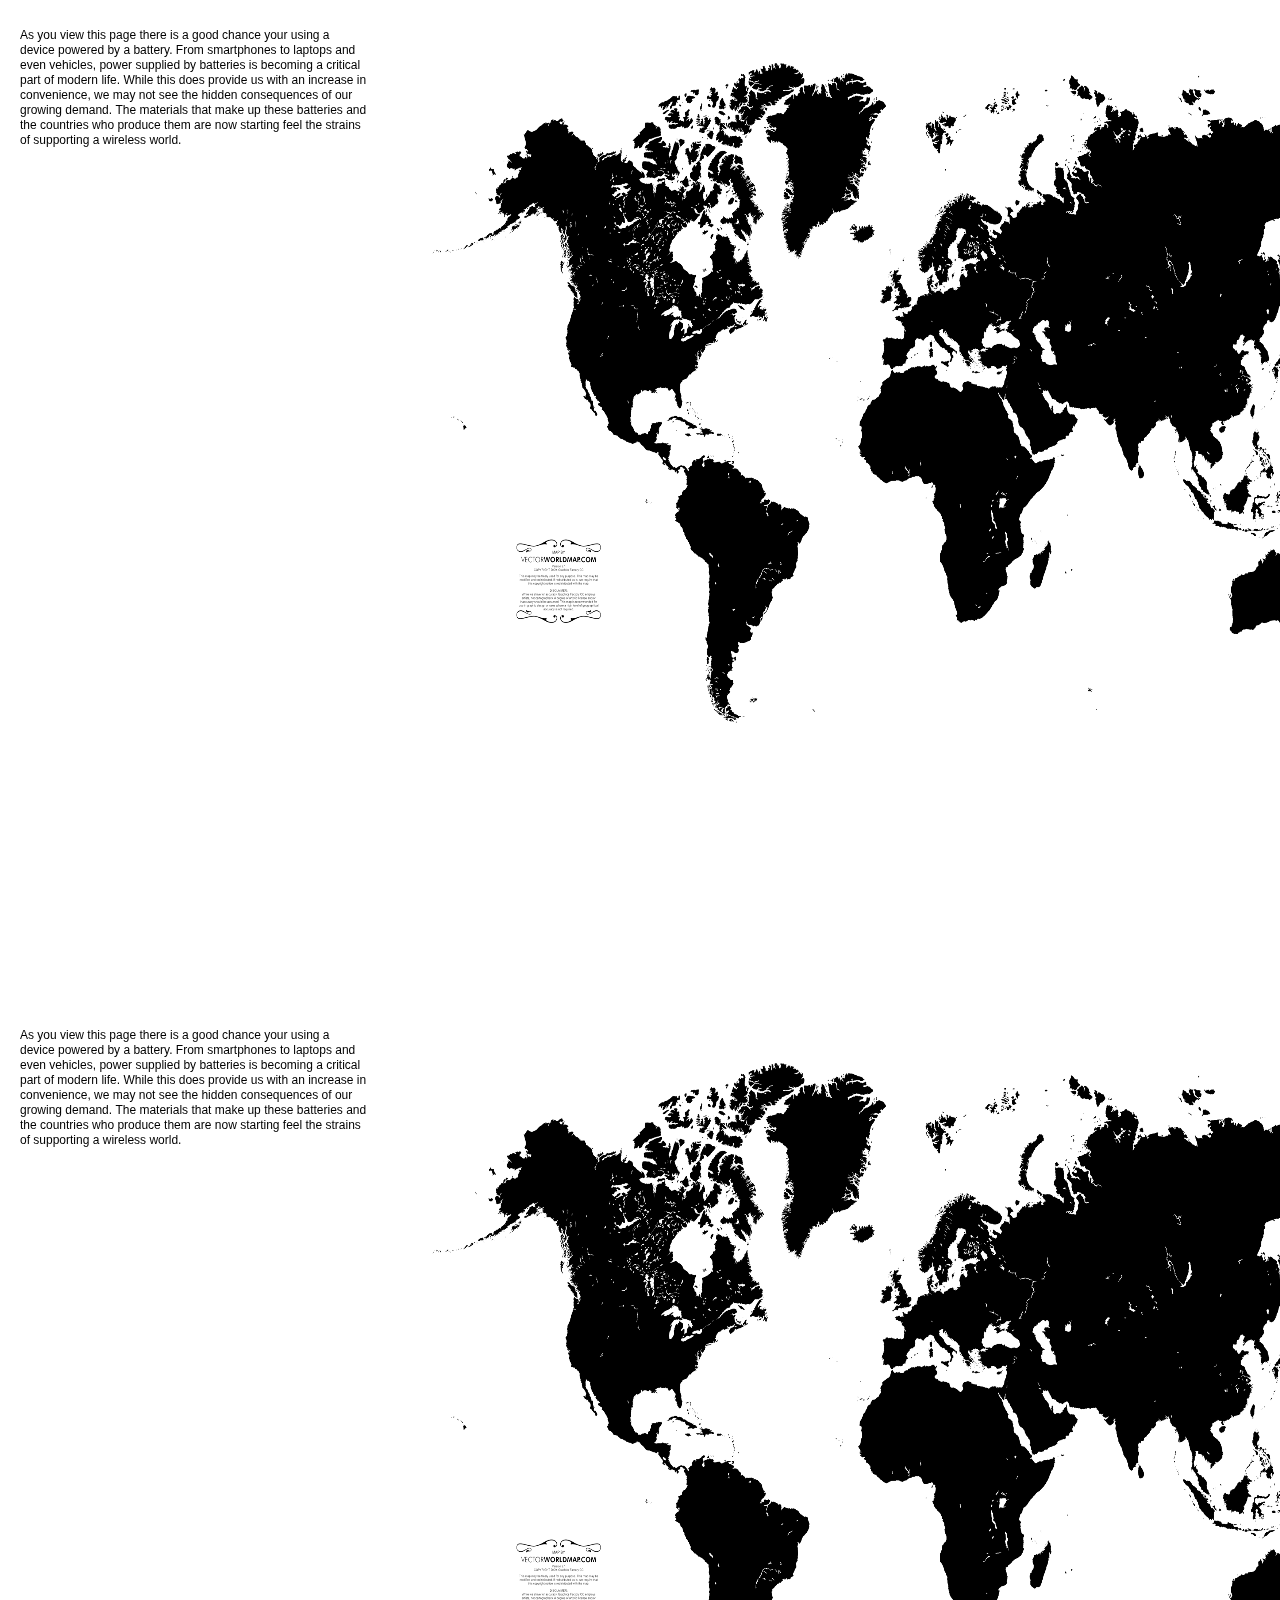
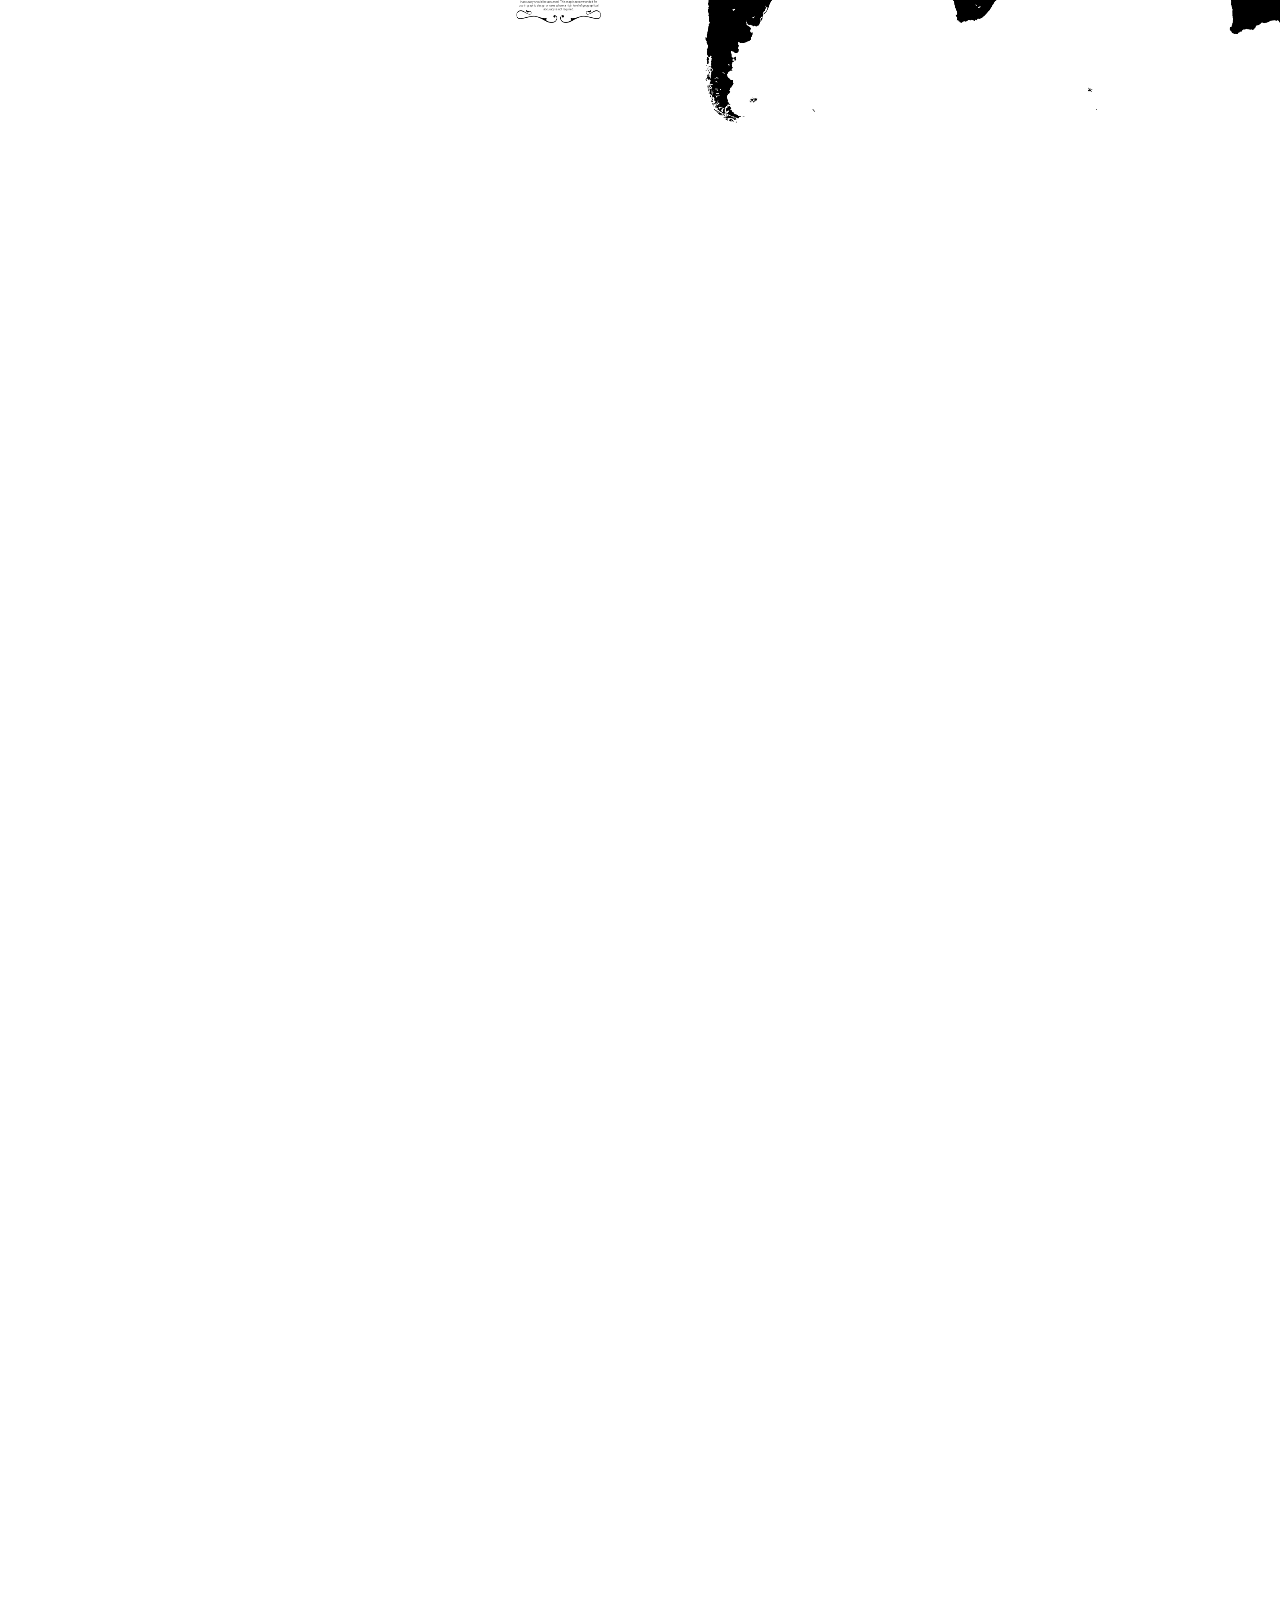
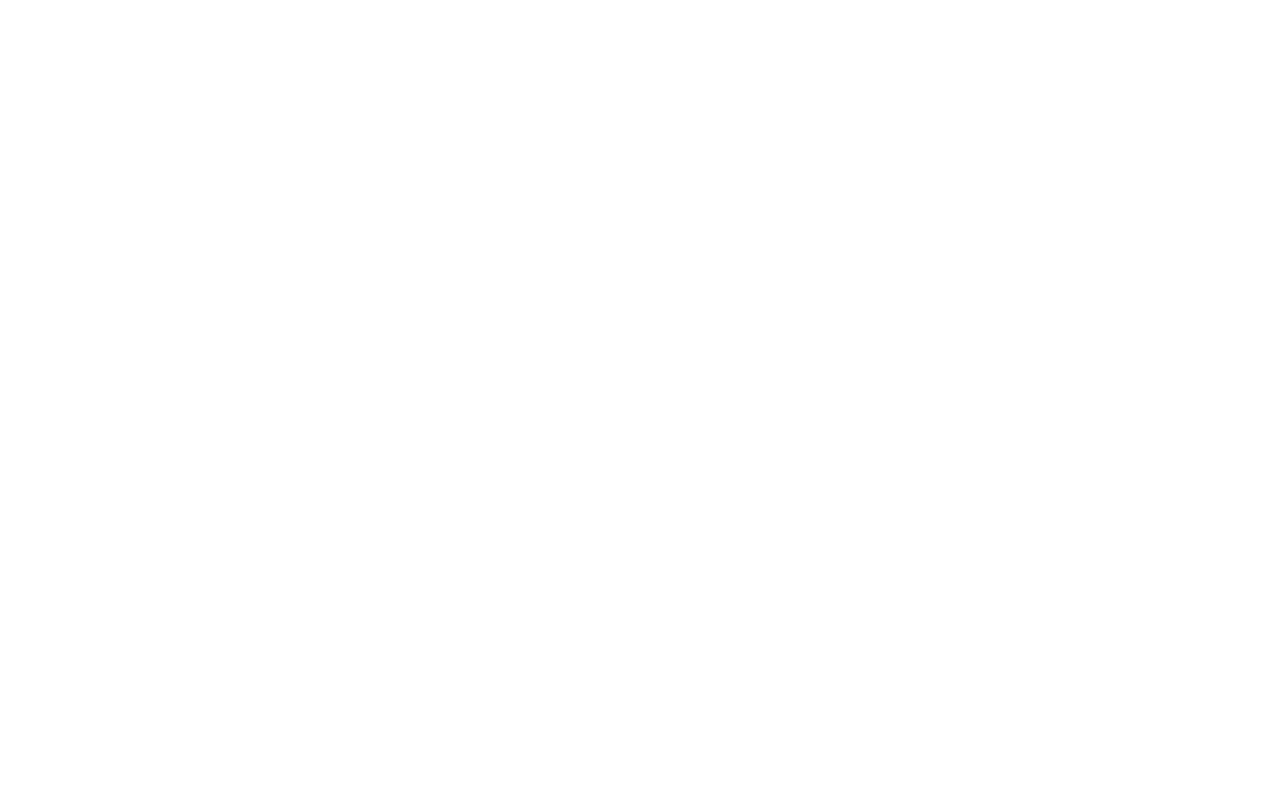
<file: p5/DataVis/index.html>
<!DOCTYPE html>
<html>
  <head>
    <meta name="viewport" width=device-width, initial-scale=1.0, maximum-scale=1.0, user-scalable=0>
    <style> body {padding: 0; margin: 0;} </style>
    <script src="../p5.min.js"></script>
    <script src="../addons/p5.dom.min.js"></script>
    <script src="../addons/p5.sound.min.js"></script>
    <script src="datavis.js"></script>
    <link href="https://fonts.googleapis.com/css?family=Chicle|Sacramento|Tangerine" rel="stylesheet">
  </head>
  <body>
  </body>
</html>
</file>
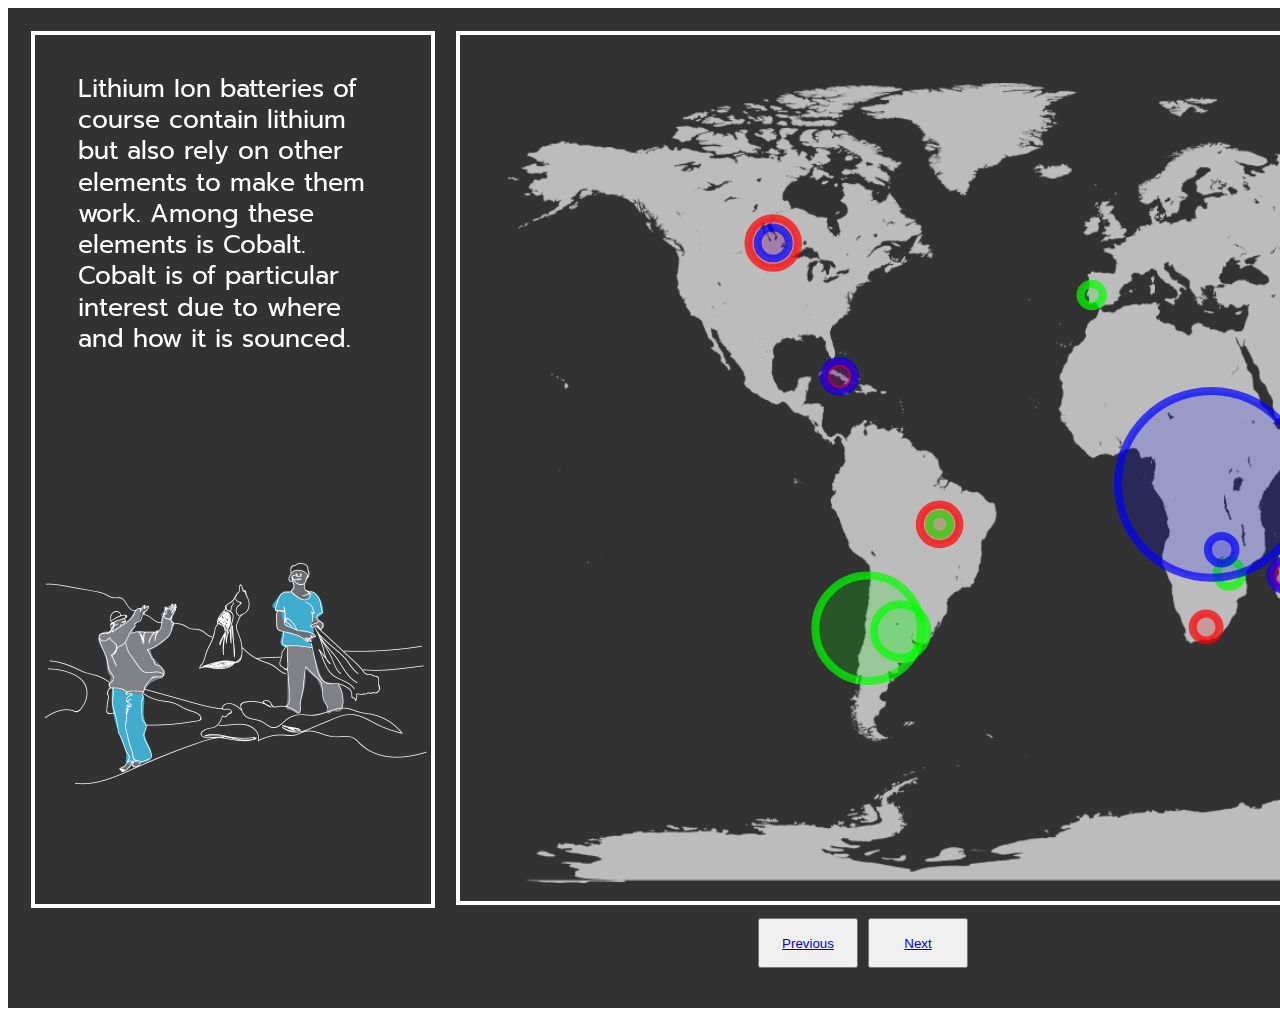
<file: p5/DataVis/bubbles.html>
<!DOCTYPE html>
<html>
  <head>
    <meta name="viewport" width=device-width, initial-scale=1.0, maximum-scale=1.0, user-scalable=0>
    <link href="https://fonts.googleapis.com/css?family=Prompt" rel="stylesheet">
    <style> 
button{
      
      position:absolute;
      height:50px;
      width:100px;
    }
    #previous{
      margin-top: 910px;
      margin-left:750px;
    }
    #next{
      margin-top: 910px;
      margin-left:860px;
    }
    </style>
    <script src="../p5.min.js"></script>
   <script src="../addons/p5.dom.min.js"></script>
    <script src="../addons/p5.sound.min.js"></script>
    <script src="bubblecopy.js"></script>
    <link rel="stylesheet" type="text/css" href="mystyle.css">
    <link href="https://fonts.googleapis.com/css?family=Chicle|Sacramento|Tangerine" rel="stylesheet">
  </head>
  <body>
  


<button id="previous" type="submit" form="nameform" value="Submit">
    <a href="phone-laptop.html">
    Previous
  </a>
  </button>
   <button id="next" type="submit" form="nameform" value="Submit">
    <a href="ev.html">
    Next
  </a>
  </button>
 
  <!-- <div id="text"> 
  </div>-->



 <!-- <div id="secondarydatavis"> 
  </div>

  <div id="text"> 
  </div>

  

  <div id="secondarydatavis"> 
  </div>-->

  
  
 
  </body>
</html>
</file>
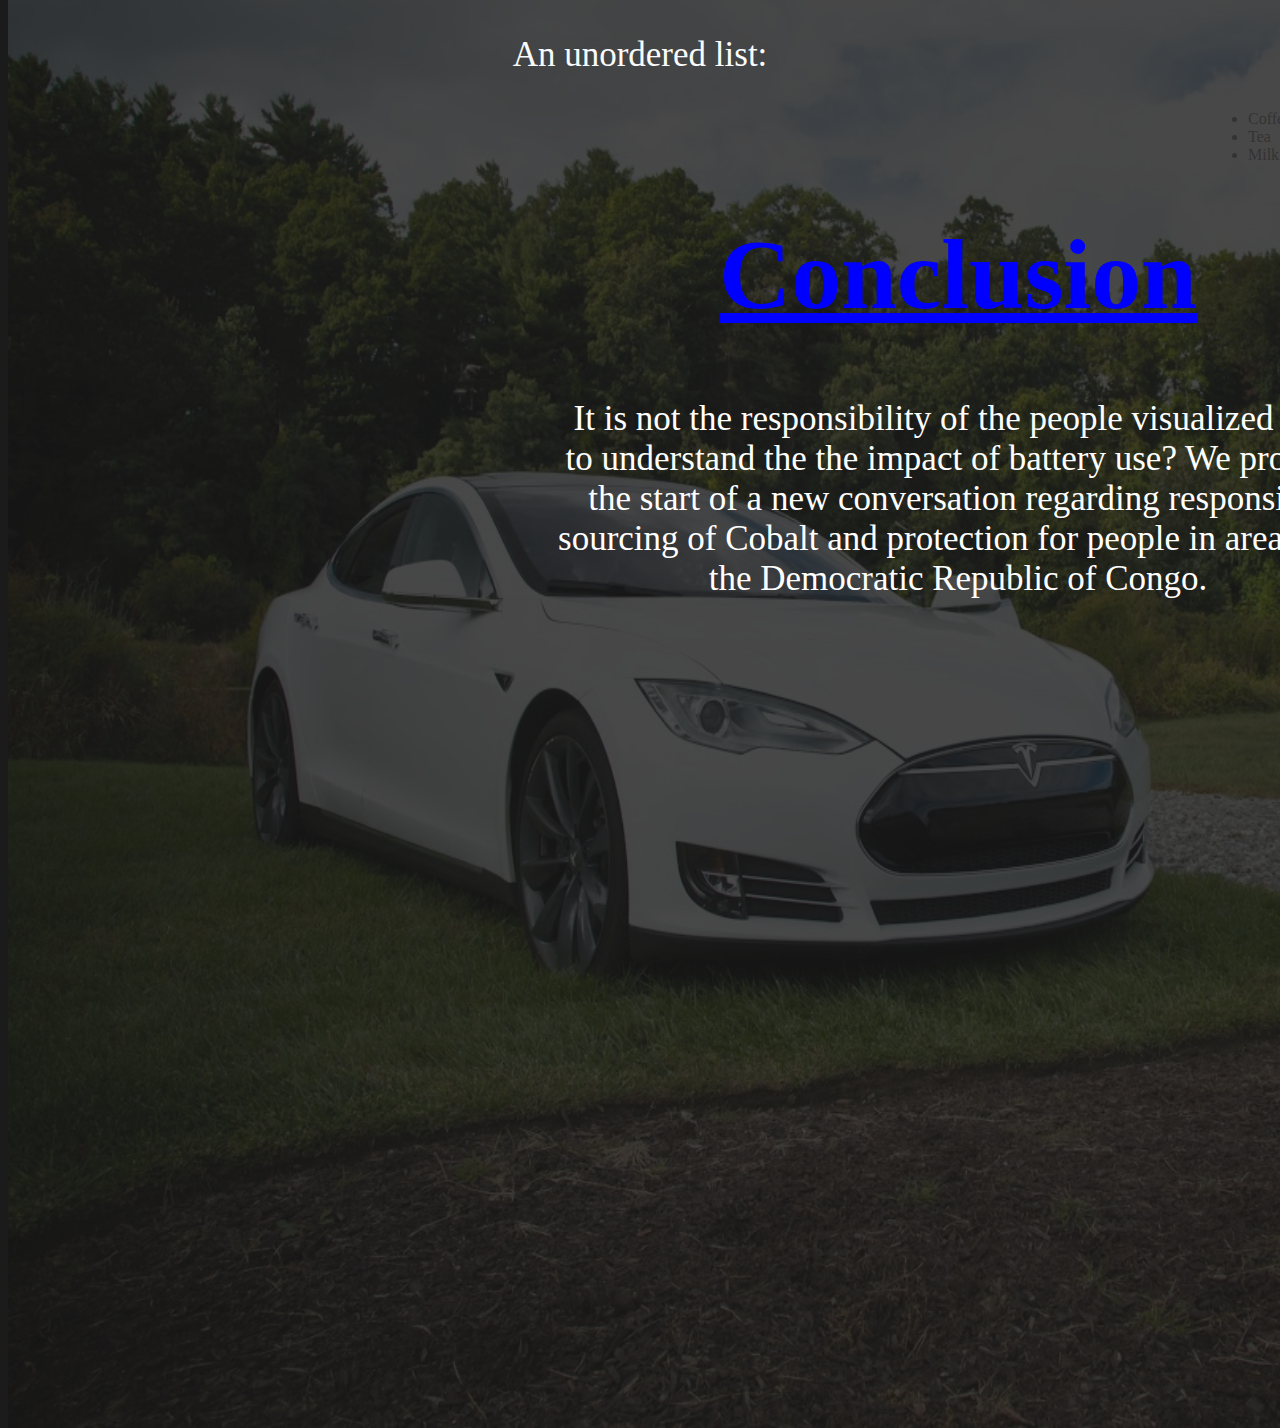
<file: p5/DataVis/conclusion.html>
<!DOCTYPE html>
<html>
  <head>
    <meta name="viewport" width=device-width, initial-scale=1.0, maximum-scale=1.0, user-scalable=0>
    <style> 
    body {
           background-color: #1B1B1B;
         }

    h1{
          text-align: center;
          padding-top:150px;
          color:blue;
          font-size: 100px;
      }

    a{
        color:blue;
    }
    div{
        height:400px;
        width: 800px;
        margin-left: 550px;
        top:0px;
        position:absolute;

    }
    p{
        color: #FFFFFF;
        text-align: center;
        font-size: 35px ;

    }
    img{
        opacity: 0.2;
        top:0;
        position:absolute;

    }
    ul{
      top:10px;
      margin-left:1200px;


    }
    </style>
    <script src="../p5.min.js"></script>
    <script src="../addons/p5.dom.min.js"></script>
    <script src="../addons/p5.sound.min.js"></script>
    <!--<script src="datavis.js"></script>-->
   
    <link href="https://fonts.googleapis.com/css?family=Chicle|Sacramento|Tangerine" rel="stylesheet">
  </head>
  <body >
<p >An unordered list:</p>
<ul>
  <li>Coffee</li>
  <li>Tea</li>
  <li>Milk</li>
</ul>
<img src="image1cars.jpg" alt="Girl in a jacket" width="2000" height="1428">
<div>
    <h1>
    <a href="ev.html">Conclusion</a>
    </h1>
    
      
      <p>
        It is not the responsibility of the people visualized here to understand the the impact of battery use? We propose the start of a new conversation regarding responsible sourcing of Cobalt and protection for people in areas like the Democratic Republic of Congo. 
      </p>
    </div>
  </body>
</html>
</file>
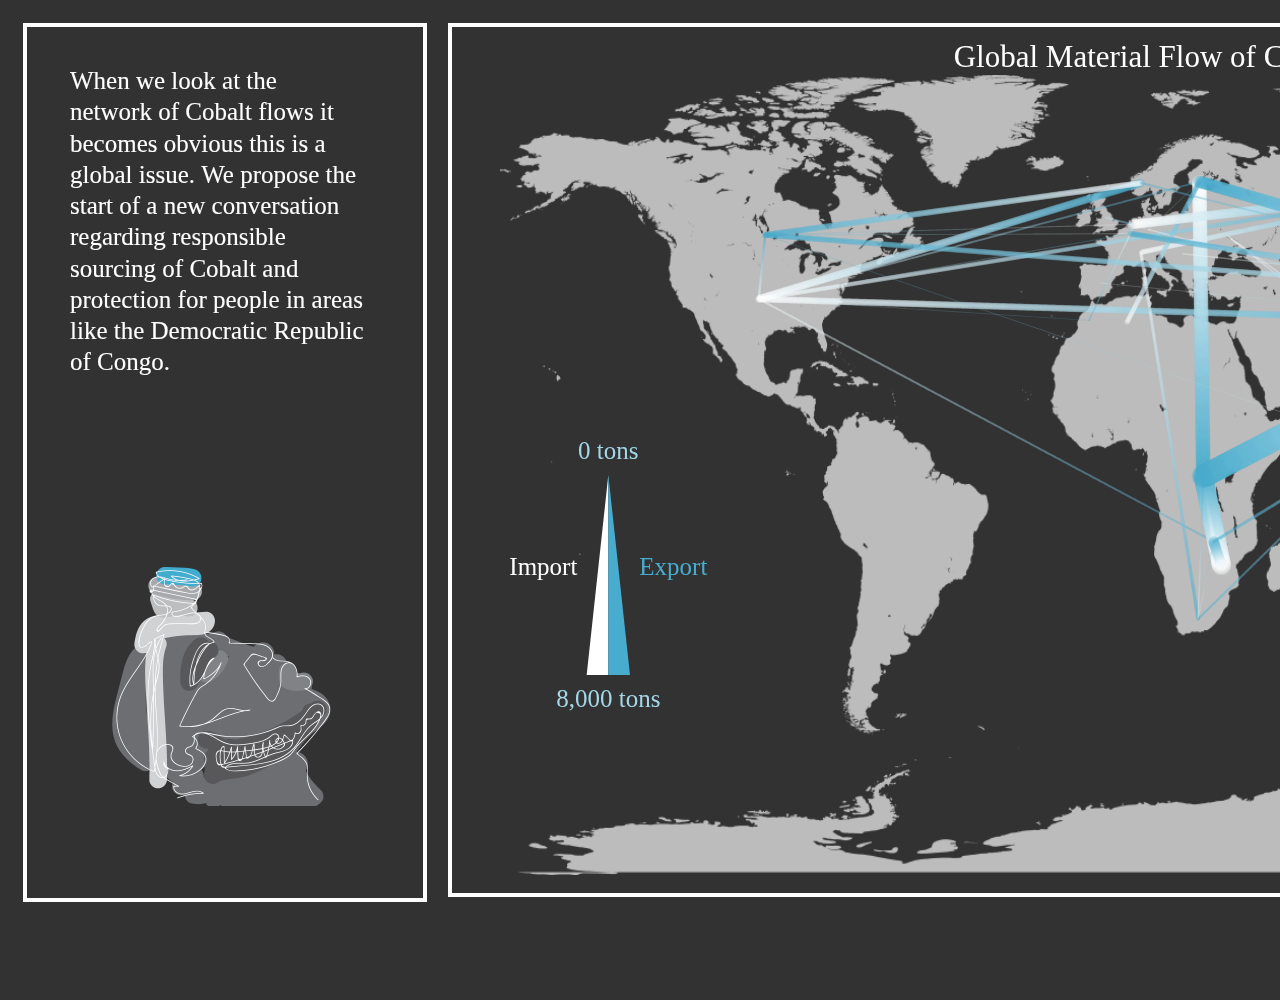
<file: p5/DataVis/D_ryan.html>
<!DOCTYPE html>
<html>
  <head>
    <meta name="viewport" width=device-width, initial-scale=1.0, maximum-scale=1.0, user-scalable=0>
    <style> body {padding: 0; margin: 0;} </style>
    <script src="p5.min.js"></script>
    <script src="ryan_map_viz.js"></script>
  </head>
  <body>
  </body>
</html>
</file>
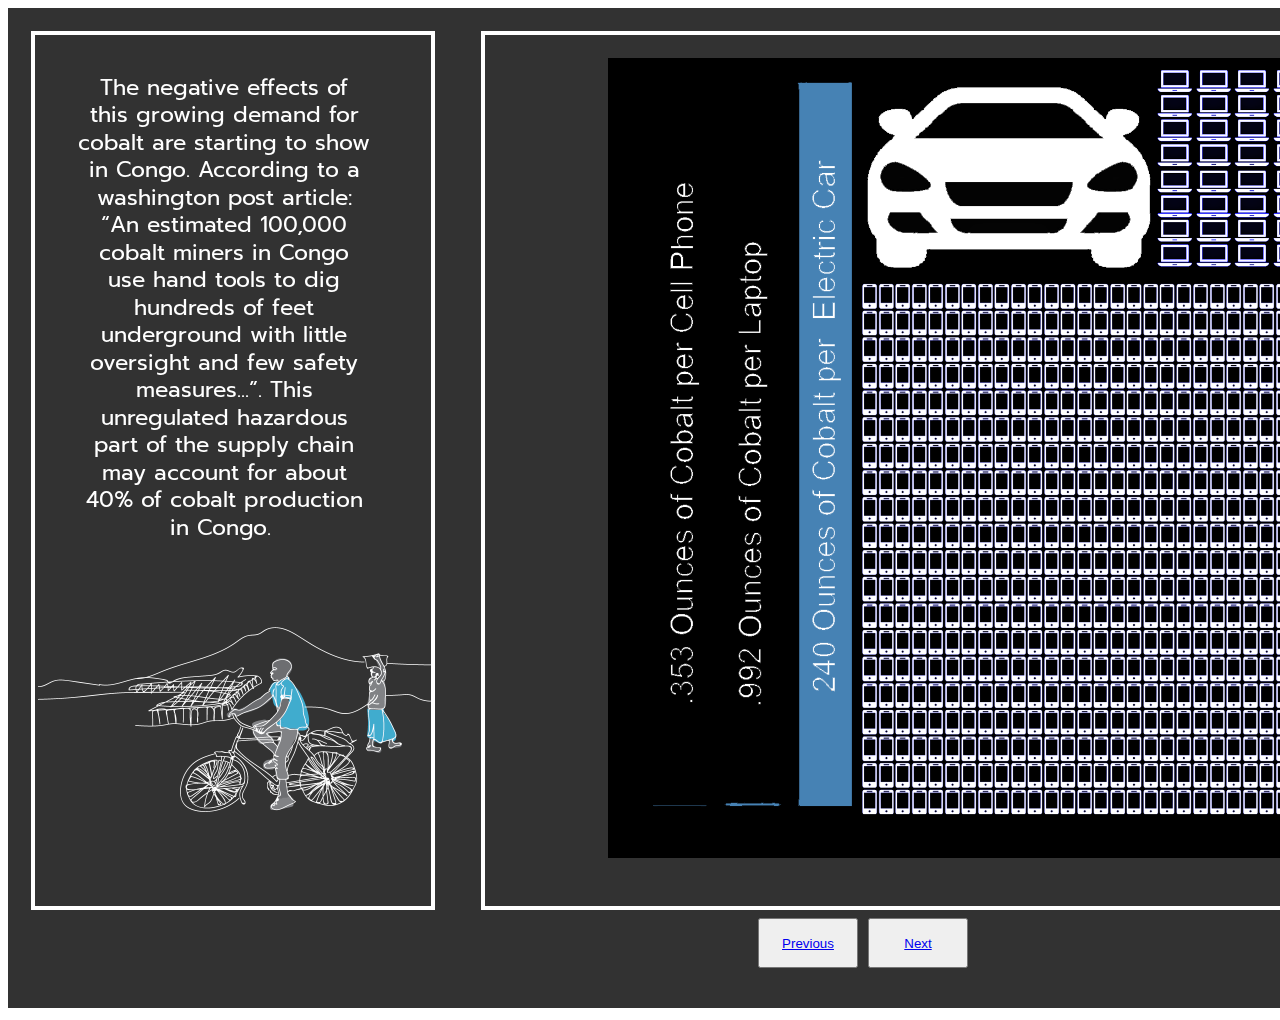
<file: p5/DataVis/ev.html>
<!DOCTYPE html>
<html>
  <head>
    <meta name="viewport" width=device-width, initial-scale=1.0, maximum-scale=1.0, user-scalable=0>
    <link href="https://fonts.googleapis.com/css?family=Prompt" rel="stylesheet">
    <style> 
    button{
      
      position:absolute;
      height:50px;
      width:100px;
    }
    #previous{
      margin-top: 910px;
      margin-left:750px;
    }
    #next{
      margin-top: 910px;
      margin-left:860px;
    }
    </style>
    <script src="../p5.min.js"></script>
    <script src="../addons/p5.dom.min.js"></script>
    <script src="../addons/p5.sound.min.js"></script>
    <script src="bar.js"></script>
    <link rel="stylesheet" type="text/css" href="mystyle.css">
    <link href="https://fonts.googleapis.com/css?family=Chicle|Sacramento|Tangerine" rel="stylesheet">
  </head>
  <body>
  <button id="previous" type="submit" form="nameform" value="Submit">
    <a href="bubbles.html">
    Previous
  </a>
  </button>
   <button id="next" type="submit" form="nameform" value="Submit">
    <a href="ring.html">
    Next
  </a>
  </button>

 
  <!-- <div id="text"> 
  </div>-->



 <!-- <div id="secondarydatavis"> 
  </div>

  <div id="text"> 
  </div>

  

  <div id="secondarydatavis"> 
  </div>-->

  
  
 
  </body>
</html>
</file>
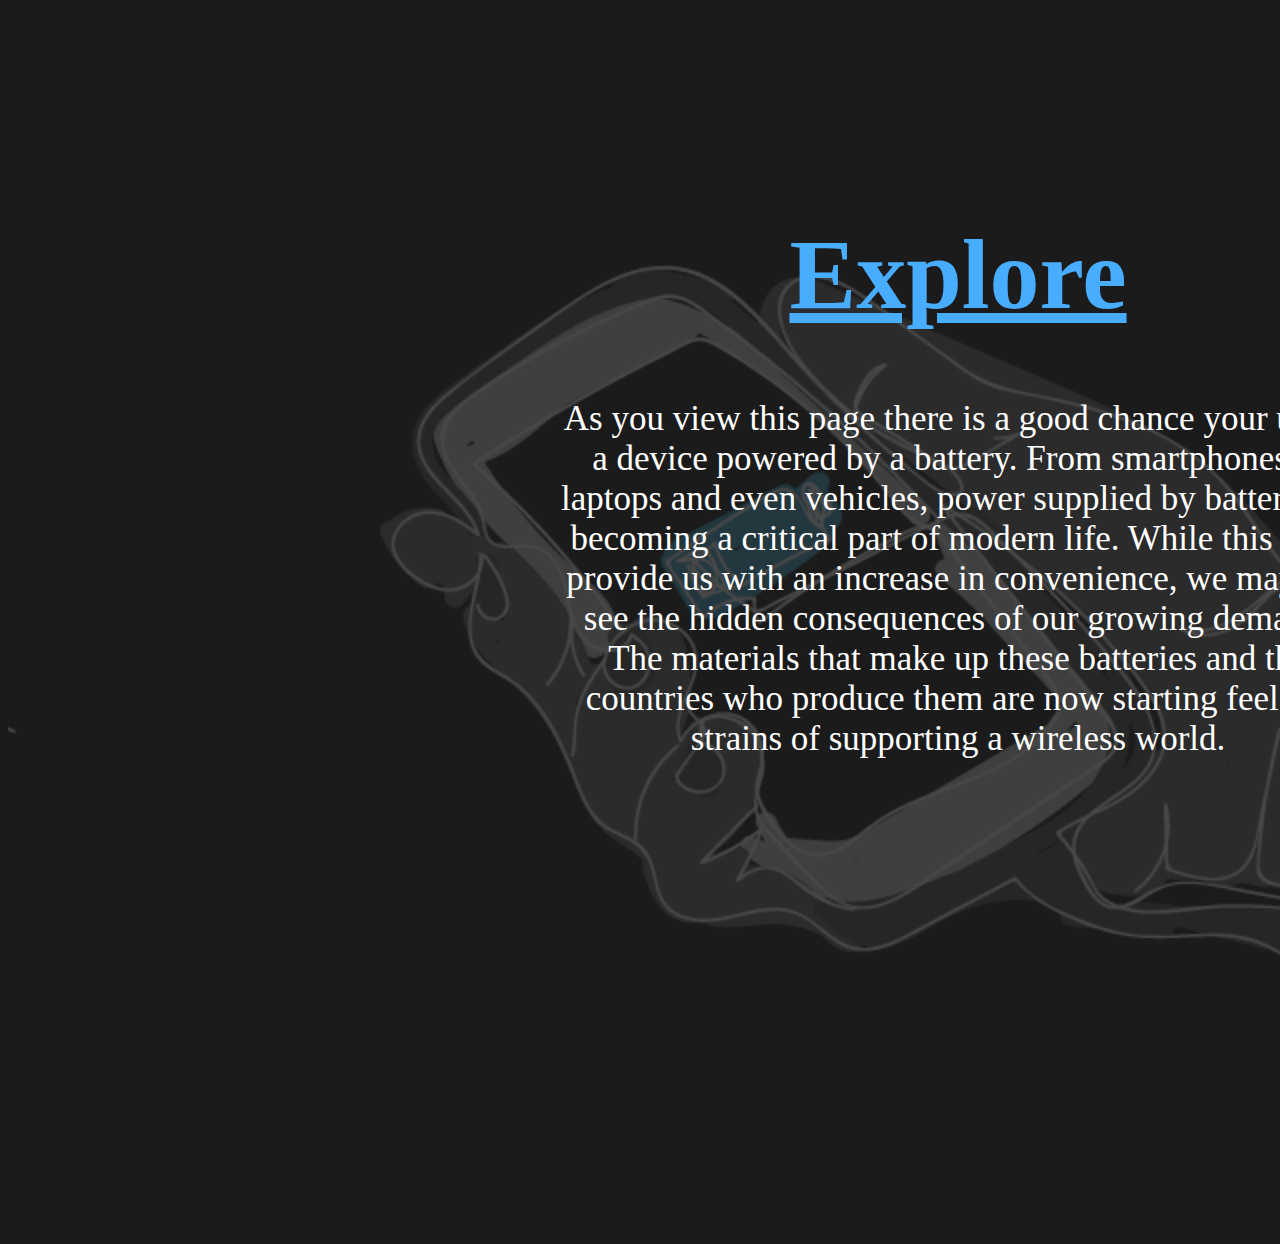
<file: p5/DataVis/intro.html>
<!DOCTYPE html>
<html>
  <head>
    <meta name="viewport" width=device-width, initial-scale=1.0, maximum-scale=1.0, user-scalable=0>
    <link href="https://fonts.googleapis.com/css?family=Prociono|Source+Sans+Pro" rel="stylesheet">
    <style> 
    body {
           background-color: #1B1B1B;

         }

    h1{
          text-align: center;
          padding-top:150px;
          color:#48ACFF;
          font-size: 100px;
      }

    a:link{
        color:#48ACFF;
    }
    a:visited{

      color:#48ACFF;
    }
    div{
        height:400px;
        width: 800px;
        margin-left: 550px;
        top:0px;
        position:absolute;

    }
    p{
        color: #FFFFFF;
        text-align: center;
        font-size: 35px ;

    }
    img{
        opacity: 0.2;
    }

    </style>
    <script src="../p5.min.js"></script>
    <script src="../addons/p5.dom.min.js"></script>
    <script src="../addons/p5.sound.min.js"></script>
    <!--<script src="datavis.js"></script>-->
   
    <link href="https://fonts.googleapis.com/css?family=Chicle|Sacramento|Tangerine" rel="stylesheet">
  </head>
  <body >

<img src="background.png" alt="Girl in a jacket" width="1584" height="1224">
<div>
    <h1>
    <a href="phone-laptop.html">Explore</a>
    </h1>
    
      
      <p>
        As you view this page there is a good chance your using a device powered by a battery. From smartphones to laptops and even vehicles, power supplied by batteries is becoming a critical part of modern life. While this does provide us with an increase in convenience, we may not see the hidden consequences of our growing demand. The materials that make up these batteries and the countries who produce them are now starting feel the strains of supporting a wireless world. 
      </p>
    </div>
  </body>
</html>
</file>
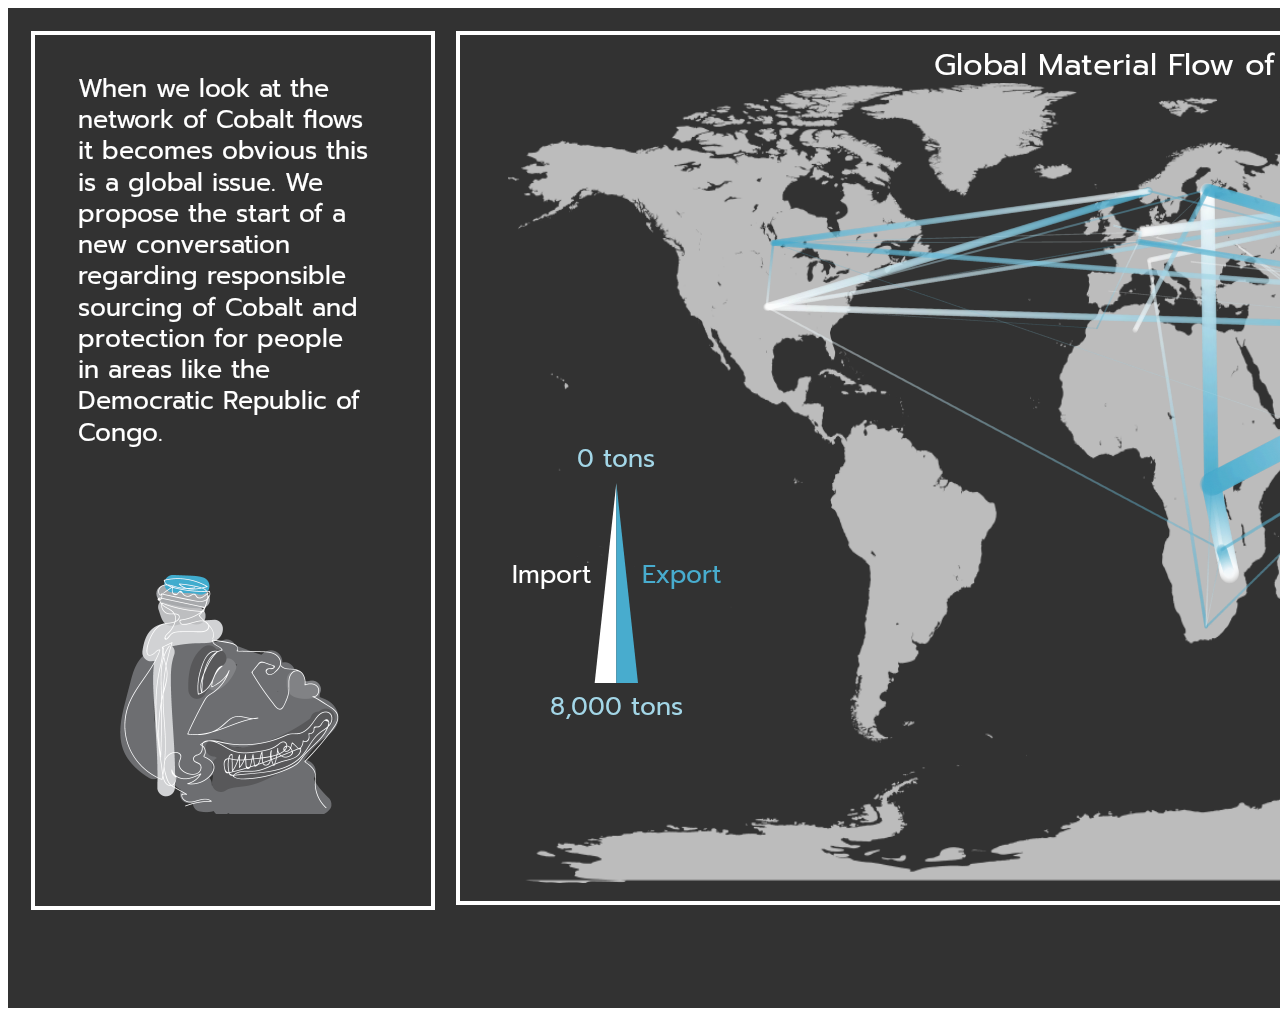
<file: p5/DataVis/network.html>
<!DOCTYPE html>
<html>
  <head>
    <meta name="viewport" width=device-width, initial-scale=1.0, maximum-scale=1.0, user-scalable=0>
    <link href="https://fonts.googleapis.com/css?family=Prompt" rel="stylesheet">
    <style> 
    button{
      
      position:absolute;
      height:50px;
      width:100px;
    }
    #previous{
      margin-top: 910px;
      margin-left:750px;
    }
    #next{
      margin-top: 910px;
      margin-left:860px;
    }
    </style>
    <script src="../p5.min.js"></script>
    <script src="../addons/p5.dom.min.js"></script>
    <script src="../addons/p5.sound.min.js"></script>
    <script src="ryan_map_viz.js"></script>
    <link rel="stylesheet" type="text/css" href="mystyle.css">
    <link href="https://fonts.googleapis.com/css?family=Chicle|Sacramento|Tangerine" rel="stylesheet">
  </head>
  <body>
  <!--<button id="previous" type="submit" form="nameform" value="Submit">
    <a href="bubbles.html">
    Previous
  </a>
  </button>
   <button id="next" type="submit" form="nameform" value="Submit">
    <a href="conclusion.html">
    Next
  </a>
  </button>-->

 
  <!-- <div id="text"> 
  </div>-->



 <!-- <div id="secondarydatavis"> 
  </div>

  <div id="text"> 
  </div>

  

  <div id="secondarydatavis"> 
  </div>-->

  
  
 
  </body>
</html>
</file>
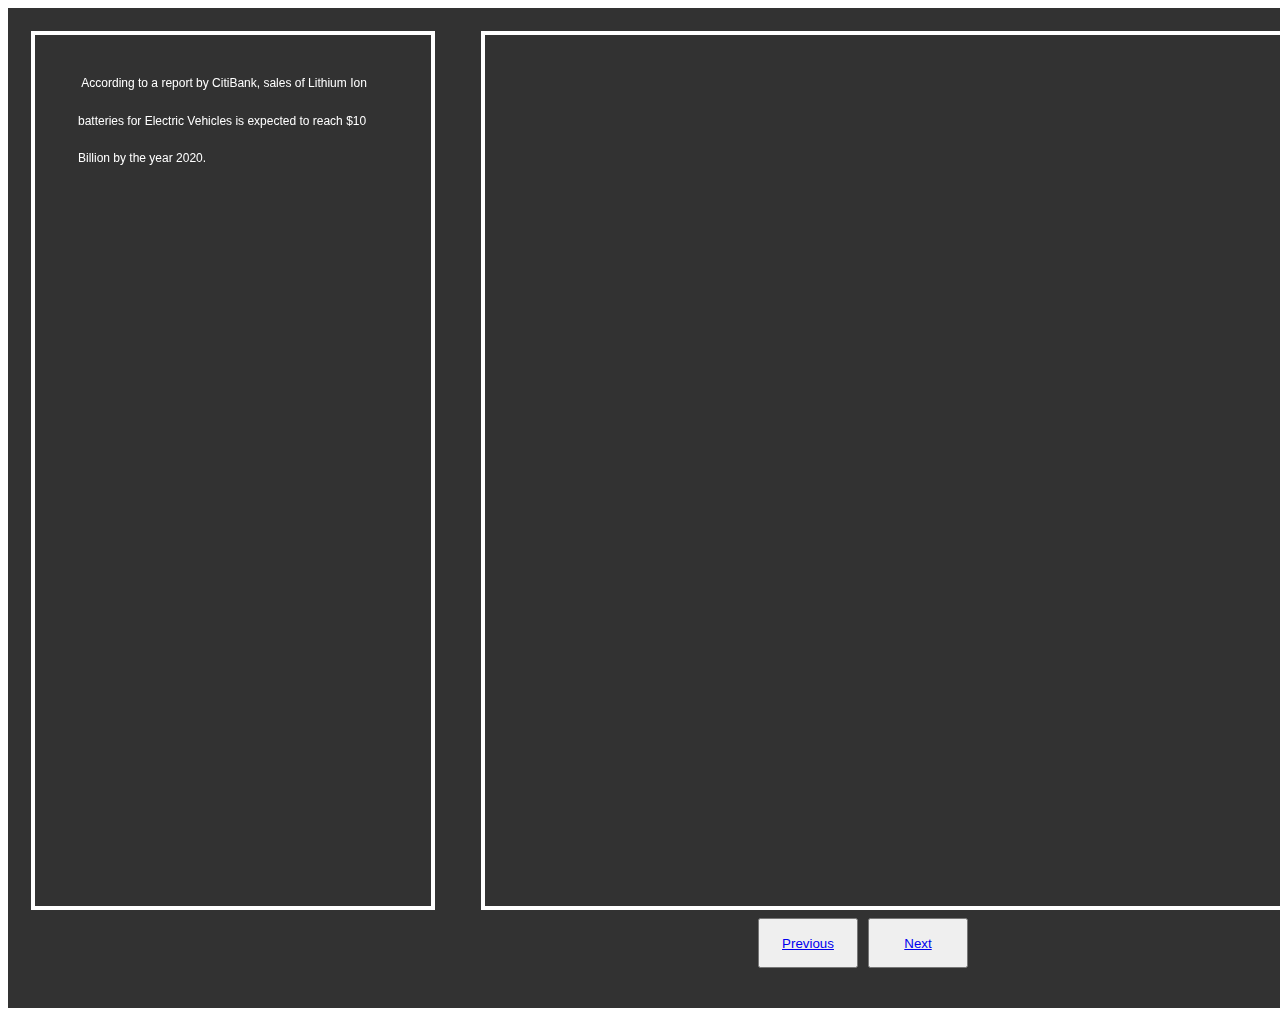
<file: p5/DataVis/phone-laptop.html>
<!DOCTYPE html>
<html>
  <head>
    <meta name="viewport" width=device-width, initial-scale=1.0, maximum-scale=1.0, user-scalable=0>
    <style> 
    button{
      
      position:absolute;
      height:50px;
      width:100px;
    }
    #previous{
      margin-top: 910px;
      margin-left:750px;
    }
    #next{
      margin-top: 910px;
      margin-left:860px;
    }
    </style>
    <script src="../p5.min.js"></script>
    <script src="../addons/p5.dom.min.js"></script>
    <script src="../addons/p5.sound.min.js"></script>
    <script src="phone-laptop.js"></script>
    <link rel="stylesheet" type="text/css" href="mystyle.css">
    <link href="https://fonts.googleapis.com/css?family=Chicle|Sacramento|Tangerine" rel="stylesheet">
  </head>
  <body>
  <button id="previous" type="submit" form="nameform" value="Submit">
    <a href="ev.html">
    Previous
  </a>
  </button>
   <button id="next" type="submit" form="nameform" value="Submit">
    <a href="bubbles.html">
    Next
  </a>
  </button>

 
  <!-- <div id="text"> 
  </div>-->



 <!-- <div id="secondarydatavis"> 
  </div>

  <div id="text"> 
  </div>

  

  <div id="secondarydatavis"> 
  </div>-->

  
  
 
  </body>
</html>
</file>
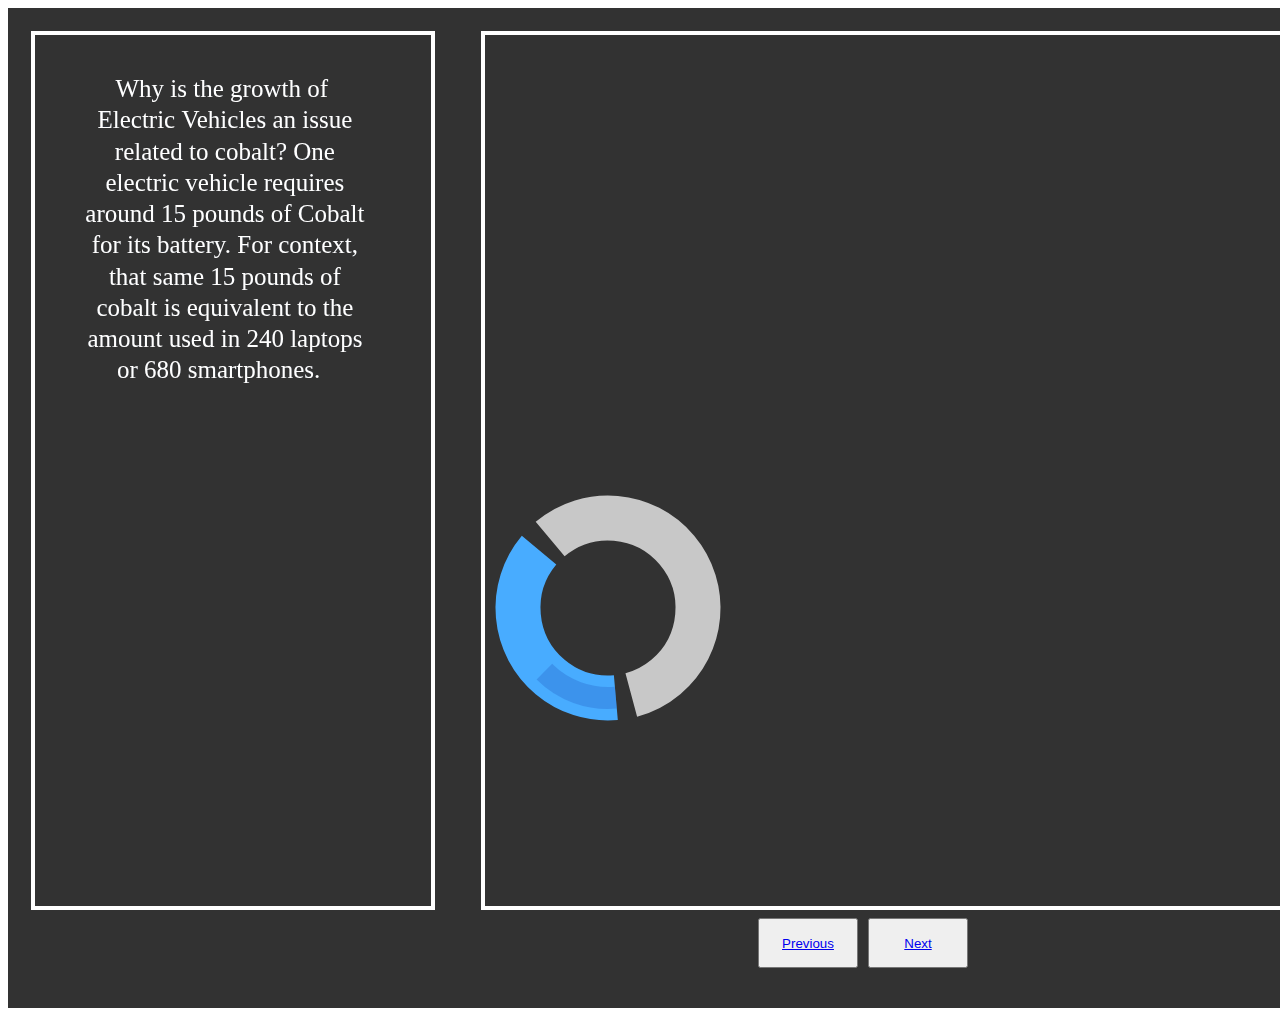
<file: p5/DataVis/ring.html>
<!DOCTYPE html>
<html>
  <head>
    <meta name="viewport" width=device-width, initial-scale=1.0, maximum-scale=1.0, user-scalable=0>
    <style> 
    button{
      
      position:absolute;
      height:50px;
      width:100px;
    }
    #previous{
      margin-top: 910px;
      margin-left:750px;
    }
    #next{
      margin-top: 910px;
      margin-left:860px;
    }
    </style>
    <script src="../p5.min.js"></script>
    <script src="../addons/p5.dom.min.js"></script>
    <script src="../addons/p5.sound.min.js"></script>
    <script src="ev.js"></script>
    <link rel="stylesheet" type="text/css" href="mystyle.css">
    <link href="https://fonts.googleapis.com/css?family=Chicle|Sacramento|Tangerine" rel="stylesheet">
  </head>
  <body>
  <button id="previous" type="submit" form="nameform" value="Submit">
    <a href="ev.html">
    Previous
  </a>
  </button>
   <button id="next" type="submit" form="nameform" value="Submit">
    <a href="network.html">
    Next
  </a>
  </button>

 
  <!-- <div id="text"> 
  </div>-->



 <!-- <div id="secondarydatavis"> 
  </div>

  <div id="text"> 
  </div>

  

  <div id="secondarydatavis"> 
  </div>-->

  
  
 
  </body>
</html>
</file>
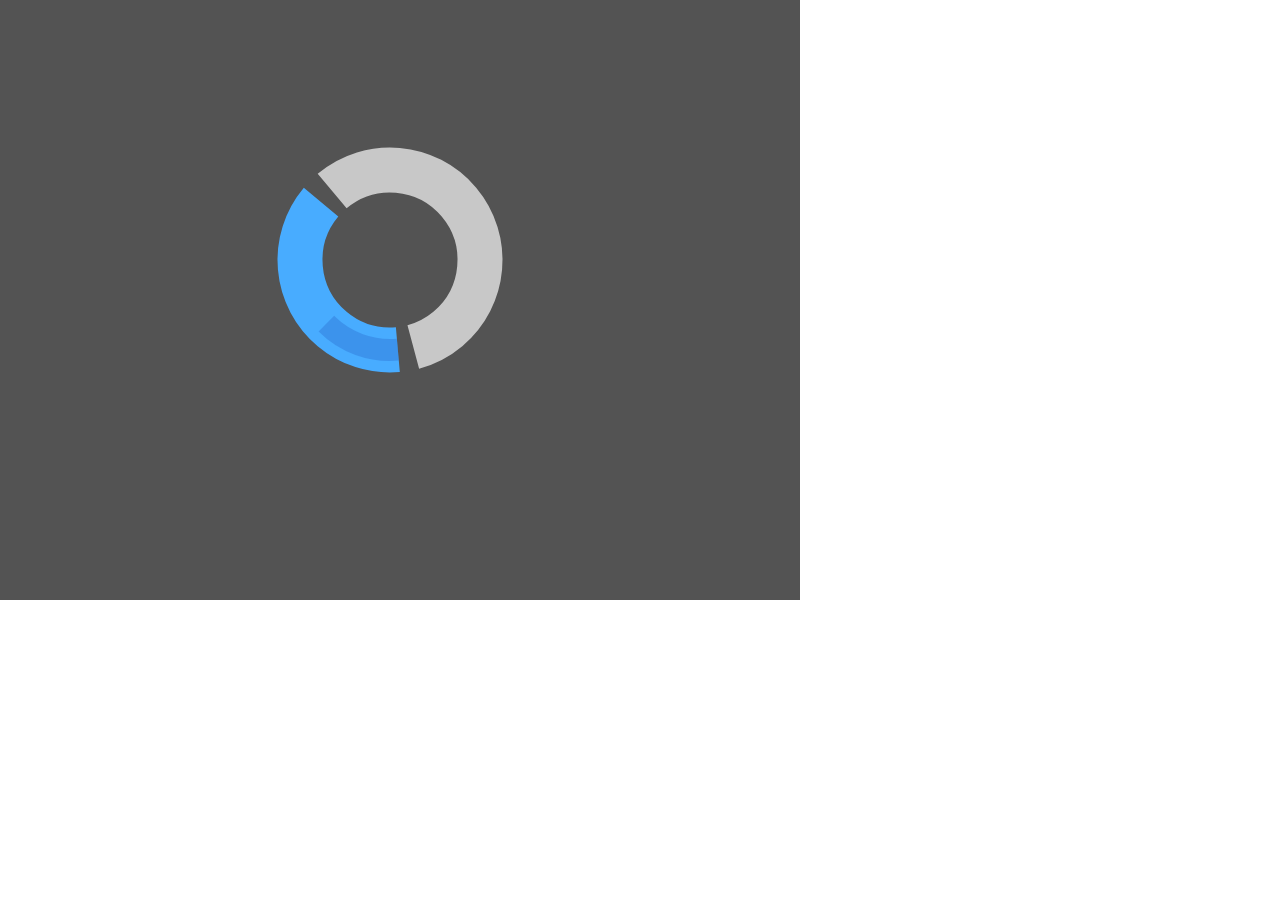
<file: p5/DataVis/ringchart.html>
<!DOCTYPE html>
<html>
  <head>
    <meta name="viewport" width=device-width, initial-scale=1.0, maximum-scale=1.0, user-scalable=0>
    <style> body {padding: 0; margin: 0;} </style>
    <script src="../p5.min.js"></script>
    <script src="ringchart.js"></script>
    <link href="https://fonts.googleapis.com/css?family=Roboto|Roboto+Slab" rel="stylesheet">
  </head>
  <body>
  </body>
</html>
</file>
<file: p5/DataVis/mystyle.css>
/*body {
    background-color: lightblue;
    margin-right: 0px;
}

/*div {
    
    width: 50%;
    background-color: powderblue;
}*/
body{
	font-family: 'Source Sans Pro', sans-serif;
}

#datavis{
	height:920px;
	width:77%;
	margin-top: 20px;
	float:right;
	background-color: black;
}

#text{
	height:550px;
	width:21%;
	
	margin-top: 20px;
	
	background-color: black;
}

#secondarydatavis{
	height:350px;
	width:21%;
	float:left;
	background-color: black;
	margin-top: 20px;
}
article { 
    display: block;
    margin-left: 20px;
}

div {
    
    margin-left: 50px;
    float:right;
}
</file>
